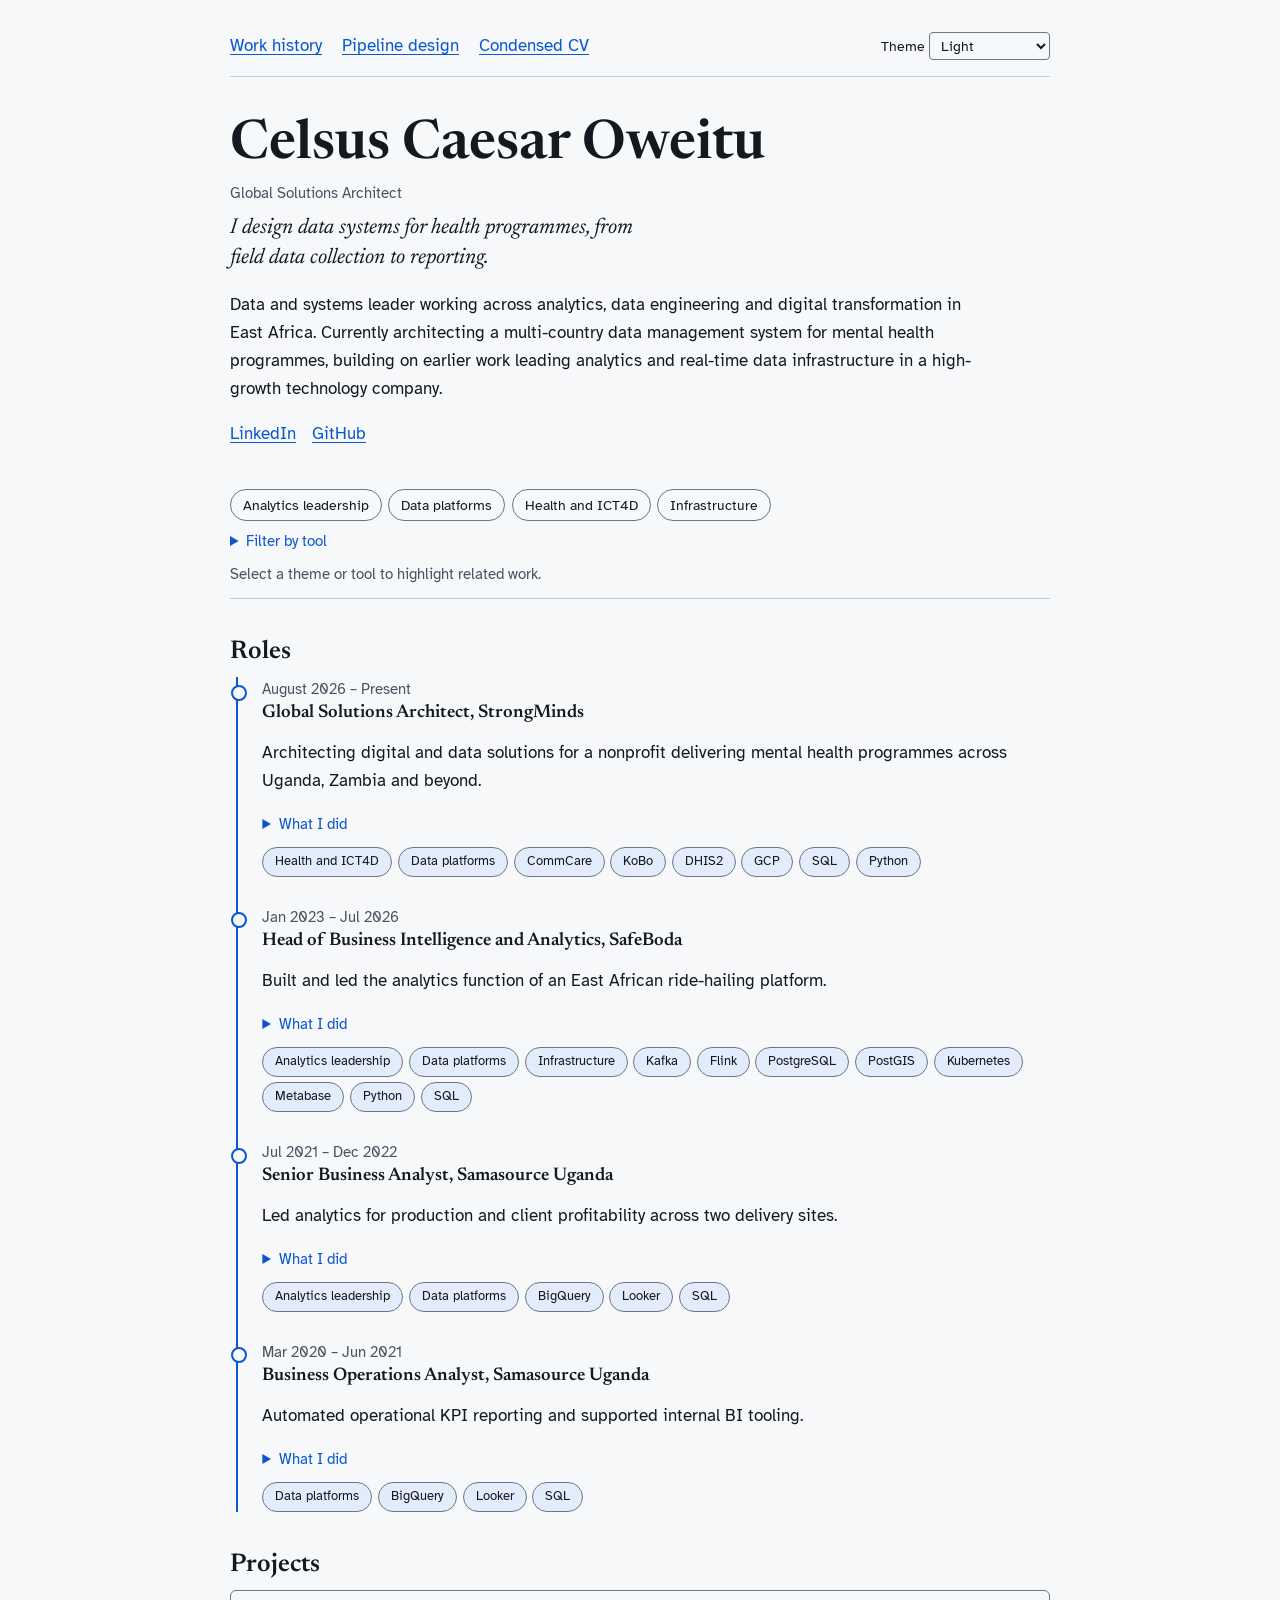
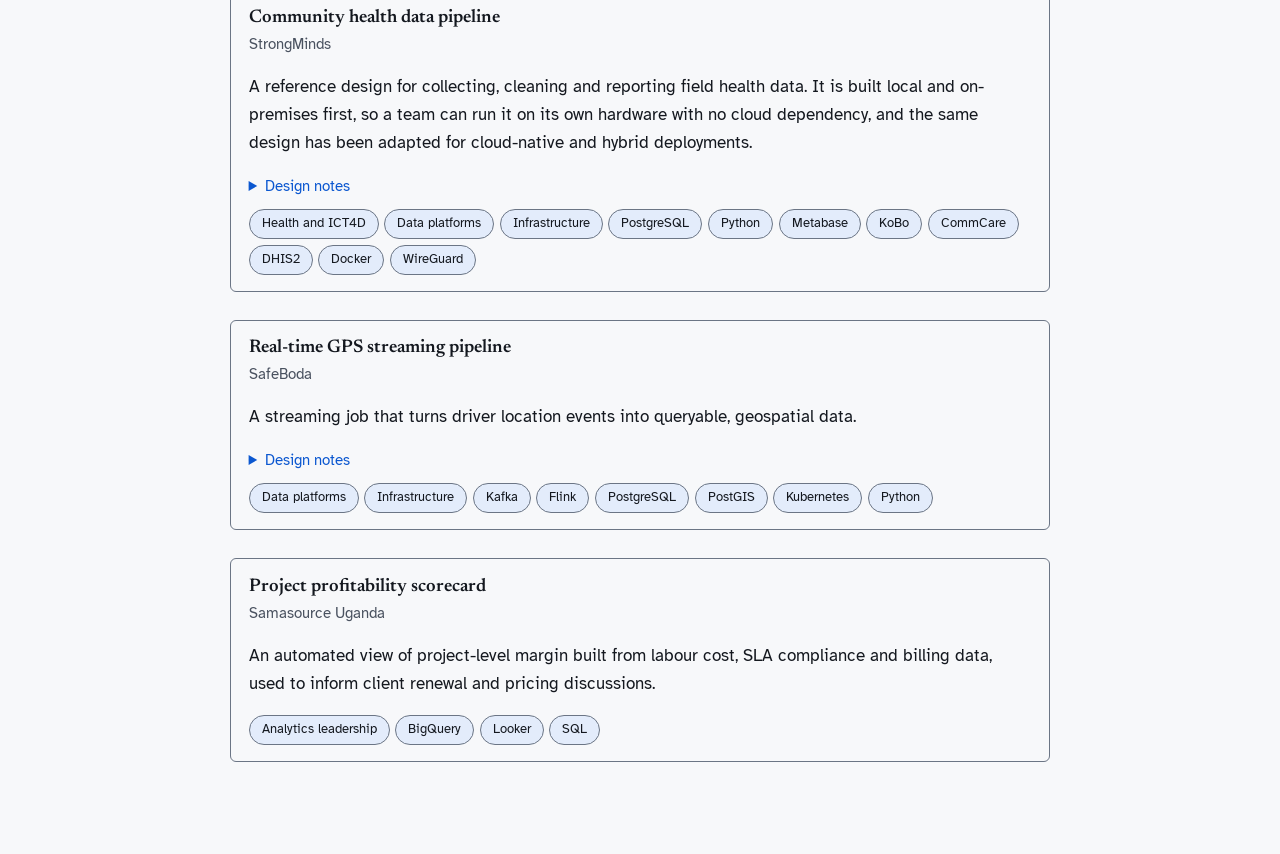
<file: index.html>
<!DOCTYPE html>
<html lang="en"><head><meta charset="utf-8">
<meta name="viewport" content="width=device-width, initial-scale=1">
<title>Celsus Caesar Oweitu | Work history</title>
<link rel="preconnect" href="https://fonts.googleapis.com"><link rel="preconnect" href="https://fonts.gstatic.com" crossorigin>
<link href="https://fonts.googleapis.com/css2?family=Atkinson+Hyperlegible:ital,wght@0,400;0,700;1,400&family=Newsreader:ital,wght@0,600;1,400&display=swap" rel="stylesheet">
<link rel="stylesheet" href="style.css"><script src="theme.js"></script></head>
<body><a class="skip" href="#main">Skip to content</a><div class="wrap">
<nav><a href="index.html">Work history</a><a href="pipeline.html">Pipeline design</a><a href="cv.html">Condensed CV</a></nav>
<header class="hero" id="main" tabindex="-1">
  <h1 id="name"></h1><p id="role" class="when"></p>
  <p class="lede" id="tagline"></p><p id="summary"></p>
  <div class="links" id="links"></div>
</header>
<section class="filters" aria-label="Filter work history">
  <div class="group" id="themes"></div>
  <details><summary>Filter by tool</summary><div class="group" id="tools"></div></details>
  <p id="status" aria-live="polite"></p><button id="clear" hidden>Clear filter</button>
</section>
<h2>Roles</h2><div id="timeline"></div>
<h2>Projects</h2><div id="projects"></div>
</div><script src="data.js"></script><script src="app.js"></script></body></html>
</file>
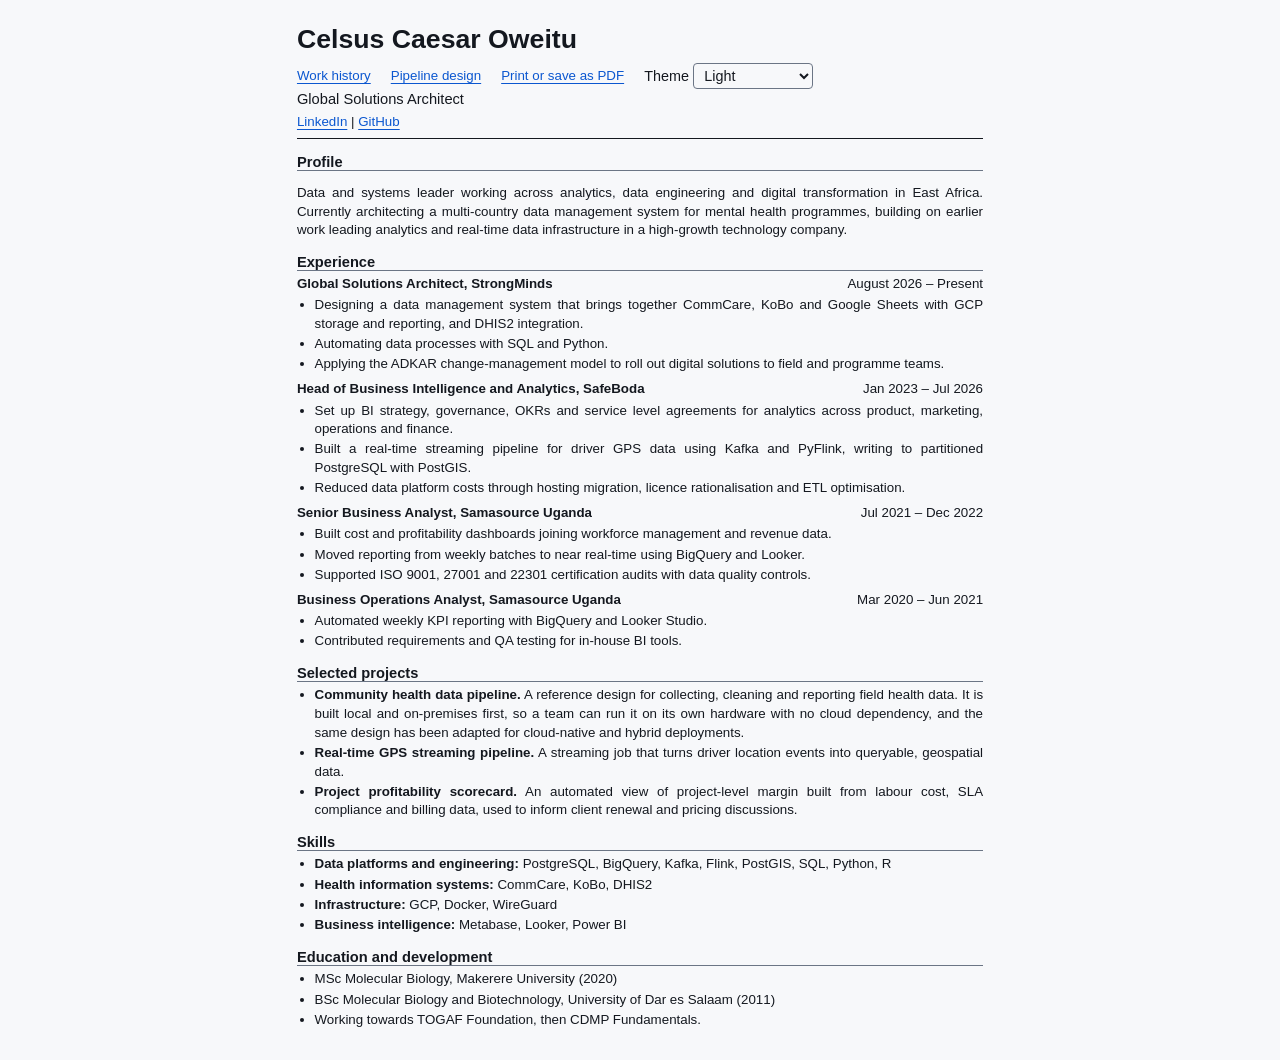
<file: cv.html>
<!DOCTYPE html>
<html lang="en"><head><meta charset="utf-8">
<meta name="viewport" content="width=device-width, initial-scale=1">
<title>Celsus Caesar Oweitu | CV</title>
<link rel="stylesheet" href="style.css"><script src="theme.js"></script></head>
<body><div class="cv">
<header><div class="bar"><h1 id="cv-name"></h1><nav class="noprint" style="border:0;padding:0"><a href="index.html">Work history</a><a href="pipeline.html">Pipeline design</a><a href="#" onclick="window.print();return false">Print or save as PDF</a></nav></div>
<p id="cv-title"></p><p id="cv-links" style="margin:.2rem 0 0"></p></header>
<h2>Profile</h2><p id="cv-summary"></p>
<h2>Experience</h2><div id="cv-exp"></div>
<h2>Selected projects</h2><ul id="cv-proj"></ul>
<h2>Skills</h2><ul id="cv-skills"></ul>
<h2>Education and development</h2><ul id="cv-edu"></ul>
</div><script src="data.js"></script><script src="app.js"></script></body></html>
</file>
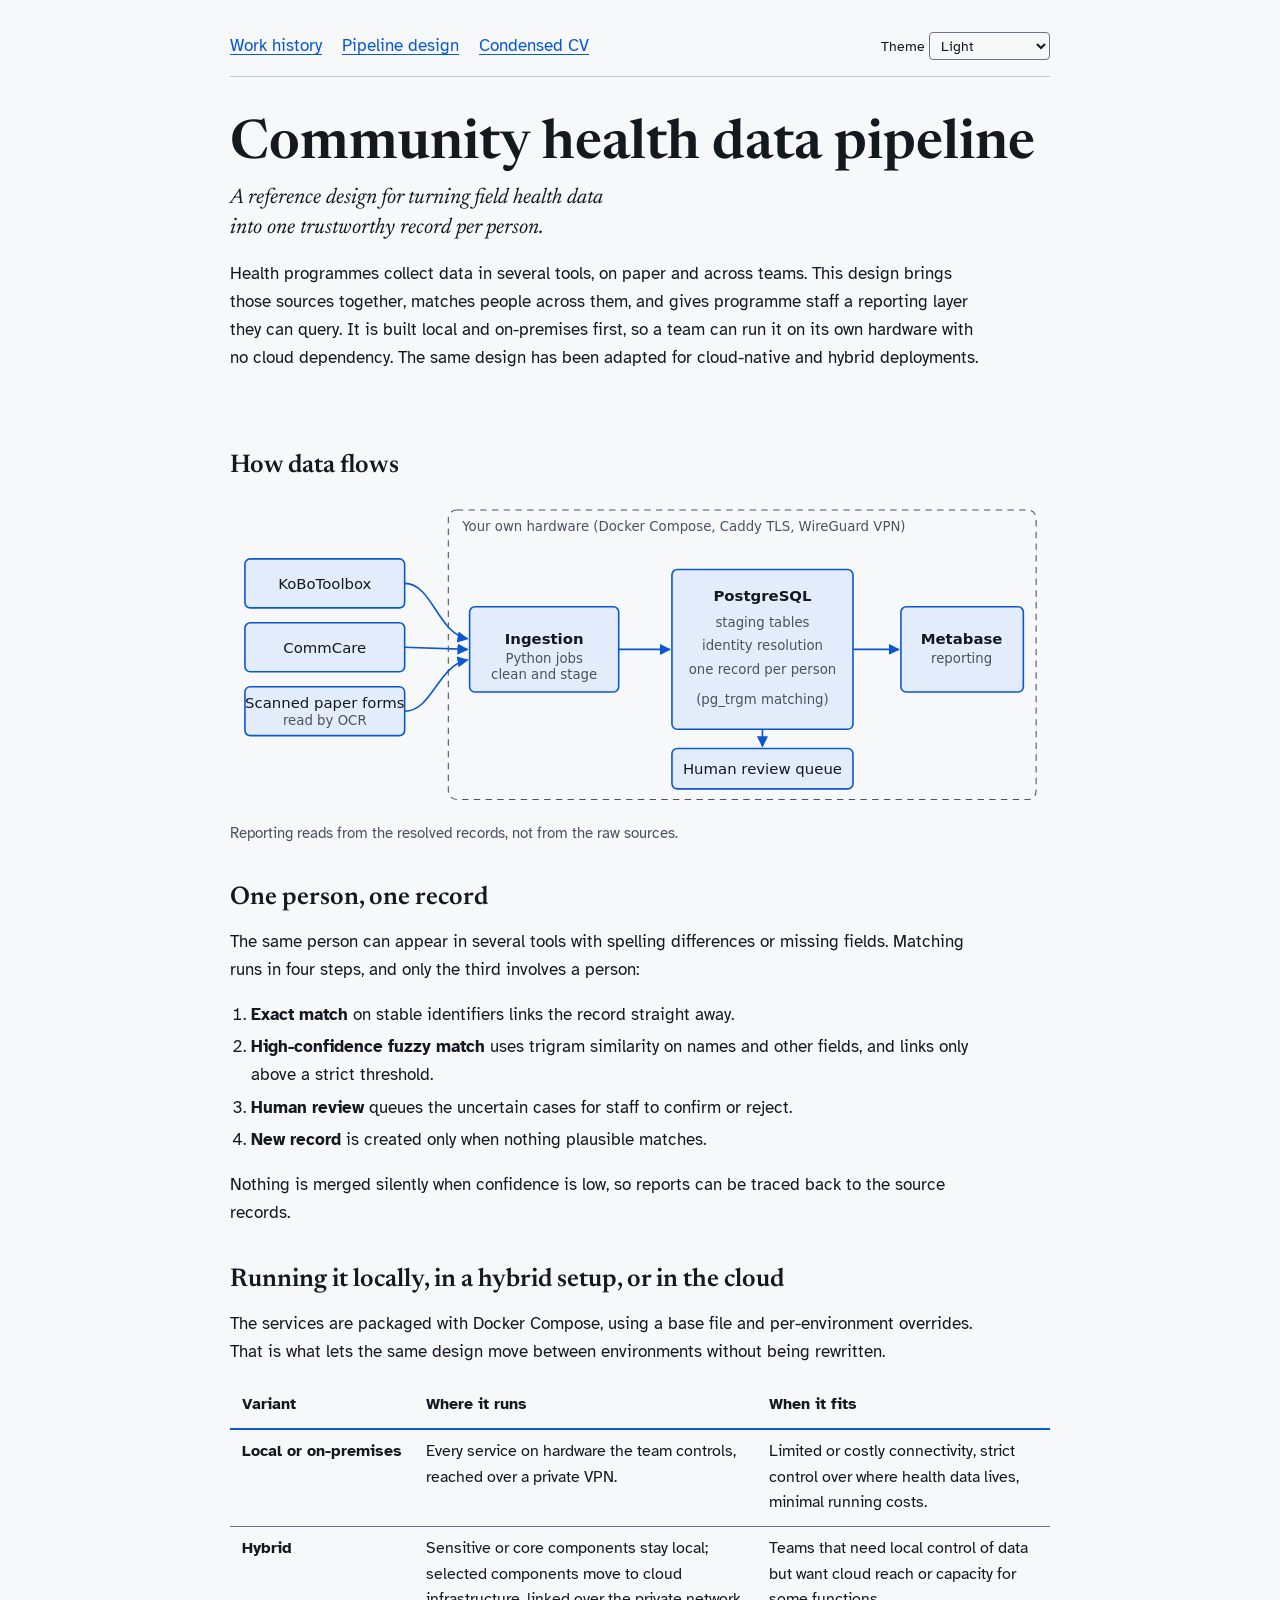
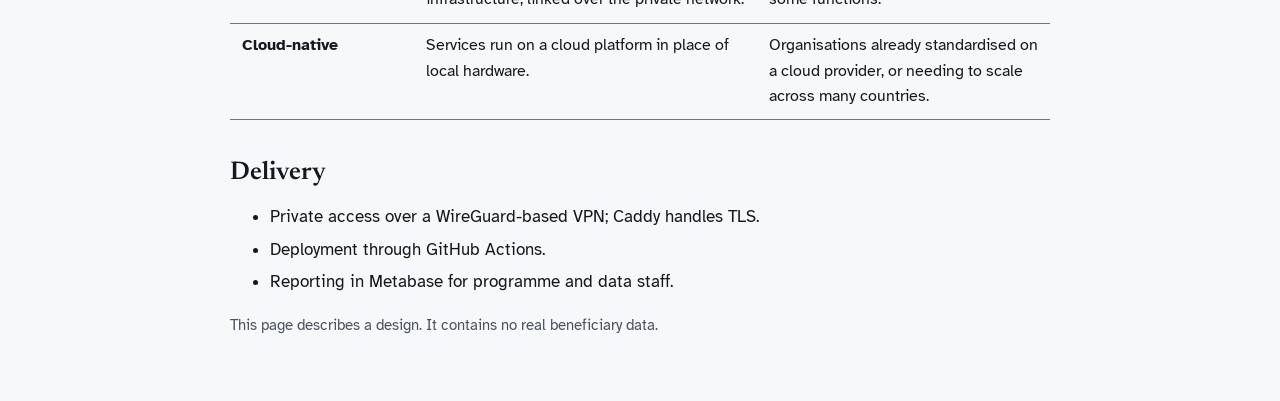
<file: pipeline.html>
<!DOCTYPE html>
<html lang="en"><head><meta charset="utf-8">
<meta name="viewport" content="width=device-width, initial-scale=1">
<title>Community health data pipeline | Celsus Caesar Oweitu</title>
<link rel="preconnect" href="https://fonts.googleapis.com"><link rel="preconnect" href="https://fonts.gstatic.com" crossorigin>
<link href="https://fonts.googleapis.com/css2?family=Atkinson+Hyperlegible:ital,wght@0,400;0,700;1,400&family=Newsreader:ital,wght@0,600;1,400&display=swap" rel="stylesheet">
<link rel="stylesheet" href="style.css"><script src="theme.js"></script></head>
<body><a class="skip" href="#main">Skip to content</a><div class="wrap">
<nav><a href="index.html">Work history</a><a href="pipeline.html">Pipeline design</a><a href="cv.html">Condensed CV</a></nav>
<header class="hero" id="main" tabindex="-1">
  <h1>Community health data pipeline</h1>
  <p class="lede">A reference design for turning field health data into one trustworthy record per person.</p>
  <p>Health programmes collect data in several tools, on paper and across teams. This design brings those sources together, matches people across them, and gives programme staff a reporting layer they can query. It is built local and on-premises first, so a team can run it on its own hardware with no cloud dependency. The same design has been adapted for cloud-native and hybrid deployments.</p>
</header>

<h2>How data flows</h2>
<figure class="diagram">
<svg viewBox="0 0 770 300" role="img" aria-labelledby="dt dd" xmlns="http://www.w3.org/2000/svg">
  <title id="dt">Pipeline architecture</title>
  <desc id="dd">KoBoToolbox, CommCare and scanned paper forms feed an ingestion service. It writes to PostgreSQL, where identity resolution produces one record per person, with a human review queue for uncertain matches. Metabase reads from PostgreSQL for reporting. All services sit inside a private network protected by Caddy and WireGuard.</desc>
  <defs><marker id="ar" viewBox="0 0 10 10" refX="9" refY="5" markerWidth="7" markerHeight="7" orient="auto"><path d="M0 0L10 5L0 10z" fill="var(--accent)"/></marker></defs>
  <g font-family="Public Sans, system-ui, sans-serif" font-size="14" fill="var(--ink)">
    <rect x="205" y="14" width="552" height="272" rx="8" fill="none" stroke="var(--mute)" stroke-dasharray="6 5"/>
    <text x="218" y="34" fill="var(--mute)" font-size="12.5">Your own hardware (Docker Compose, Caddy TLS, WireGuard VPN)</text>

    <g fill="var(--tint)" stroke="var(--accent)" stroke-width="1.5">
      <rect x="14" y="60" width="150" height="46" rx="5"/>
      <rect x="14" y="120" width="150" height="46" rx="5"/>
      <rect x="14" y="180" width="150" height="46" rx="5"/>
      <rect x="225" y="105" width="140" height="80" rx="5"/>
      <rect x="415" y="70" width="170" height="150" rx="5"/>
      <rect x="415" y="238" width="170" height="38" rx="5"/>
      <rect x="630" y="105" width="115" height="80" rx="5"/>
    </g>
    <g stroke="none">
      <text x="89" y="88" text-anchor="middle">KoBoToolbox</text>
      <text x="89" y="148" text-anchor="middle">CommCare</text>
      <text x="89" y="200" text-anchor="middle">Scanned paper forms</text><text x="89" y="216" text-anchor="middle" fill="var(--mute)" font-size="12.5">read by OCR</text>
      <text x="295" y="140" text-anchor="middle" font-weight="600">Ingestion</text><text x="295" y="158" text-anchor="middle" fill="var(--mute)" font-size="12.5">Python jobs</text><text x="295" y="173" text-anchor="middle" fill="var(--mute)" font-size="12.5">clean and stage</text>
      <text x="500" y="100" text-anchor="middle" font-weight="600">PostgreSQL</text>
      <text x="500" y="124" text-anchor="middle" fill="var(--mute)" font-size="12.5">staging tables</text>
      <text x="500" y="146" text-anchor="middle" fill="var(--mute)" font-size="12.5">identity resolution</text>
      <text x="500" y="168" text-anchor="middle" fill="var(--mute)" font-size="12.5">one record per person</text>
      <text x="500" y="196" text-anchor="middle" fill="var(--mute)" font-size="12.5">(pg_trgm matching)</text>
      <text x="500" y="262" text-anchor="middle">Human review queue</text>
      <text x="687" y="140" text-anchor="middle" font-weight="600">Metabase</text><text x="687" y="158" text-anchor="middle" fill="var(--mute)" font-size="12.5">reporting</text>
    </g>
    <g stroke="var(--accent)" stroke-width="1.5" fill="none" marker-end="url(#ar)">
      <path d="M164 83 C190 83 195 130 223 135"/>
      <path d="M164 143 L223 145"/>
      <path d="M164 203 C190 203 195 160 223 155"/>
      <path d="M365 145 L413 145"/>
      <path d="M585 145 L628 145" marker-start="none"/>
    </g>
    <path d="M500 220 L500 236" stroke="var(--accent)" stroke-width="1.5" fill="none" marker-end="url(#ar)"/>
  </g>
</svg>
<figcaption>Reporting reads from the resolved records, not from the raw sources.</figcaption>
</figure>

<h2>One person, one record</h2>
<p>The same person can appear in several tools with spelling differences or missing fields. Matching runs in four steps, and only the third involves a person:</p>
<ol>
  <li><strong>Exact match</strong> on stable identifiers links the record straight away.</li>
  <li><strong>High-confidence fuzzy match</strong> uses trigram similarity on names and other fields, and links only above a strict threshold.</li>
  <li><strong>Human review</strong> queues the uncertain cases for staff to confirm or reject.</li>
  <li><strong>New record</strong> is created only when nothing plausible matches.</li>
</ol>
<p>Nothing is merged silently when confidence is low, so reports can be traced back to the source records.</p>

<h2>Running it locally, in a hybrid setup, or in the cloud</h2>
<p>The services are packaged with Docker Compose, using a base file and per-environment overrides. That is what lets the same design move between environments without being rewritten.</p>
<div class="scroll"><table>
  <thead><tr><th>Variant</th><th>Where it runs</th><th>When it fits</th></tr></thead>
  <tbody>
    <tr><td>Local or on-premises</td><td>Every service on hardware the team controls, reached over a private VPN.</td><td>Limited or costly connectivity, strict control over where health data lives, minimal running costs.</td></tr>
    <tr><td>Hybrid</td><td>Sensitive or core components stay local; selected components move to cloud infrastructure, linked over the private network.</td><td>Teams that need local control of data but want cloud reach or capacity for some functions.</td></tr>
    <tr><td>Cloud-native</td><td>Services run on a cloud platform in place of local hardware.</td><td>Organisations already standardised on a cloud provider, or needing to scale across many countries.</td></tr>
  </tbody>
</table></div>

<h2>Delivery</h2>
<ul>
  <li>Private access over a WireGuard-based VPN; Caddy handles TLS.</li>
  <li>Deployment through GitHub Actions.</li>
  <li>Reporting in Metabase for programme and data staff.</li>
</ul>
<p class="when">This page describes a design. It contains no real beneficiary data.</p>
</div></body></html>
</file>
<file: style.css>
/* Themes. Contrast ratios checked against WCAG: text 7:1 or better, links and controls 4.5:1 or better, borders 3:1 or better. */
:root,html[data-theme="light"]{color-scheme:light;--paper:#f7f8fa;--ink:#14181f;--mute:#4a5260;--line:#c5cbd5;--edge:#6b7585;--accent:#0b57d0;--tint:#e3ecfb;--onaccent:#ffffff}
html[data-theme="dark"]{color-scheme:dark;--paper:#16181d;--ink:#eceff4;--mute:#a9b2c0;--line:#343a46;--edge:#7d8799;--accent:#8ab4ff;--tint:#232a38;--onaccent:#0b1220}
html[data-theme="contrast"]{color-scheme:light;--paper:#ffffff;--ink:#000000;--mute:#1a1a1a;--line:#000000;--edge:#000000;--accent:#0a0acf;--tint:#e8e8ff;--onaccent:#ffffff}
html[data-theme="forest"]{color-scheme:dark;--paper:#121a19;--ink:#e6eeec;--mute:#9db0ac;--line:#2c3b38;--edge:#6f8a85;--accent:#6fd0c4;--tint:#1d2e2c;--onaccent:#121a19}
:root{--font:"Atkinson Hyperlegible",system-ui,sans-serif;--head:"Newsreader",Georgia,serif}

*{box-sizing:border-box}
body{margin:0;background:var(--paper);color:var(--ink);font:17px/1.65 var(--font)}
a{color:var(--accent);text-decoration:underline;text-underline-offset:.2em}
p,li{max-width:68ch}
.wrap{max-width:860px;margin:0 auto;padding:2rem 1.25rem 4rem}
nav{display:flex;flex-wrap:wrap;align-items:center;gap:.5rem 1.25rem;padding-bottom:1rem;border-bottom:1px solid var(--line)}
.theme-pick{margin-left:auto;font-size:.9rem}
select{font:inherit;color:var(--ink);background:var(--paper);border:1px solid var(--edge);border-radius:4px;padding:.2rem .4rem}
.skip{position:absolute;left:-999px;top:0}
.skip:focus{left:1rem;top:1rem;background:var(--paper);color:var(--ink);padding:.5rem .8rem;border:2px solid var(--accent);z-index:9}
header.hero{padding:2.5rem 0 1.5rem}
h1{font:600 clamp(2.2rem,6vw,3.4rem)/1.05 var(--head);margin:0 0 .4rem}
.hero .lede{font:italic 1.35rem/1.4 var(--head);max-width:34ch;margin:.5rem 0 1rem}
.links{display:flex;gap:1rem}
h2{font:600 1.6rem var(--head);margin:2.5rem 0 .75rem}
h3{font:600 1.15rem var(--head);margin:.1rem 0 .3rem}
.filters{background:var(--paper);padding:.75rem 0;border-bottom:1px solid var(--line)}
@media (min-width:900px) and (min-height:650px){.filters{position:sticky;top:0;z-index:2}}
.filters .group{display:flex;flex-wrap:wrap;gap:.4rem;margin:.35rem 0}
.chip{font:inherit;font-size:.88rem;padding:.2rem .75rem;border:1px solid var(--edge);border-radius:99px;background:transparent;color:var(--ink);cursor:pointer}
.chip:hover{border-color:var(--accent);border-width:2px;padding:calc(.2rem - 1px) calc(.75rem - 1px)}
.chip.on{background:var(--accent);border-color:var(--accent);color:var(--onaccent);font-weight:700}
.chip.on::before{content:"\2713\00a0"}
:focus-visible{outline:3px solid var(--accent);outline-offset:2px}
#status{font-size:.92rem;color:var(--mute);margin:.25rem 0 0}
#clear{font:inherit;font-size:.9rem;background:none;border:0;color:var(--accent);cursor:pointer;text-decoration:underline;padding:0}
#timeline{border-left:2px solid var(--accent);margin-left:.4rem;padding-left:1.5rem}
.role,.proj{position:relative;margin-bottom:1.75rem}
.role::before{content:"";position:absolute;left:calc(-1.5rem - 7px);top:.45rem;width:12px;height:12px;border-radius:50%;background:var(--paper);border:2px solid var(--accent)}
.dim{opacity:.72}
.dim .when{color:var(--ink)}
.nomatch{font-size:.88rem;font-style:italic;color:var(--ink);margin:.2rem 0}
.when{font-size:.92rem;color:var(--mute);margin:0}
.proj{padding:1rem 1.1rem;border:1px solid var(--edge);border-radius:6px}
details{margin:.5rem 0}
summary{cursor:pointer;color:var(--accent);font-size:.95rem}
.tags{display:flex;flex-wrap:wrap;gap:.35rem;margin-top:.6rem}
.tags .chip{font-size:.82rem;background:var(--tint)}
.tags .chip.on{background:var(--accent)}
li{margin:.25rem 0}
@media(prefers-reduced-motion:reduce){*{transition:none!important;scroll-behavior:auto!important}}

/* Pipeline page */
.diagram{margin:1rem 0;padding:0}
.diagram svg{width:100%;height:auto;display:block}
.diagram figcaption{font-size:.92rem;color:var(--mute);margin-top:.4rem}
.scroll{overflow-x:auto}
table{border-collapse:collapse;width:100%;font-size:.97rem}
th,td{text-align:left;vertical-align:top;padding:.6rem .75rem;border-bottom:1px solid var(--edge)}
th{font-weight:700;border-bottom:2px solid var(--accent)}
td:first-child{font-weight:700;white-space:nowrap}
ol{padding-left:1.3rem}

/* CV page: A4, Arial, justified, ruled header */
.cv{font-family:Arial,Helvetica,sans-serif;font-size:10pt;line-height:1.4;text-align:justify;max-width:190mm;margin:0 auto;padding:1.5rem 1rem}
.cv p,.cv li{max-width:none}
.cv header{border-bottom:1.5px solid var(--ink);padding-bottom:.4rem;margin-bottom:.6rem}
.cv h1{font:700 20pt Arial,sans-serif;margin:0}
.cv h2{font:700 11pt Arial,sans-serif;margin:.9rem 0 .25rem;border-bottom:1px solid var(--edge)}
.cv #cv-title{margin:0;font-size:11pt}
.cv ul{margin:.15rem 0 .4rem;padding-left:1.1rem}
.cv li{margin:.1rem 0}
.cv .row{display:flex;justify-content:space-between}
.cv .bar{display:flex;justify-content:space-between;align-items:center;flex-wrap:wrap;gap:.5rem}
.cv nav{border:0;padding:0}
@media print{
  @page{size:A4;margin:10mm}
  html[data-theme] body{background:#fff;color:#000}
  .cv{padding:0;max-width:none;color:#000}.cv header{border-color:#000}.cv h2{border-color:#999}.noprint{display:none}
  a{color:#000;text-decoration:none}
}
</file>
